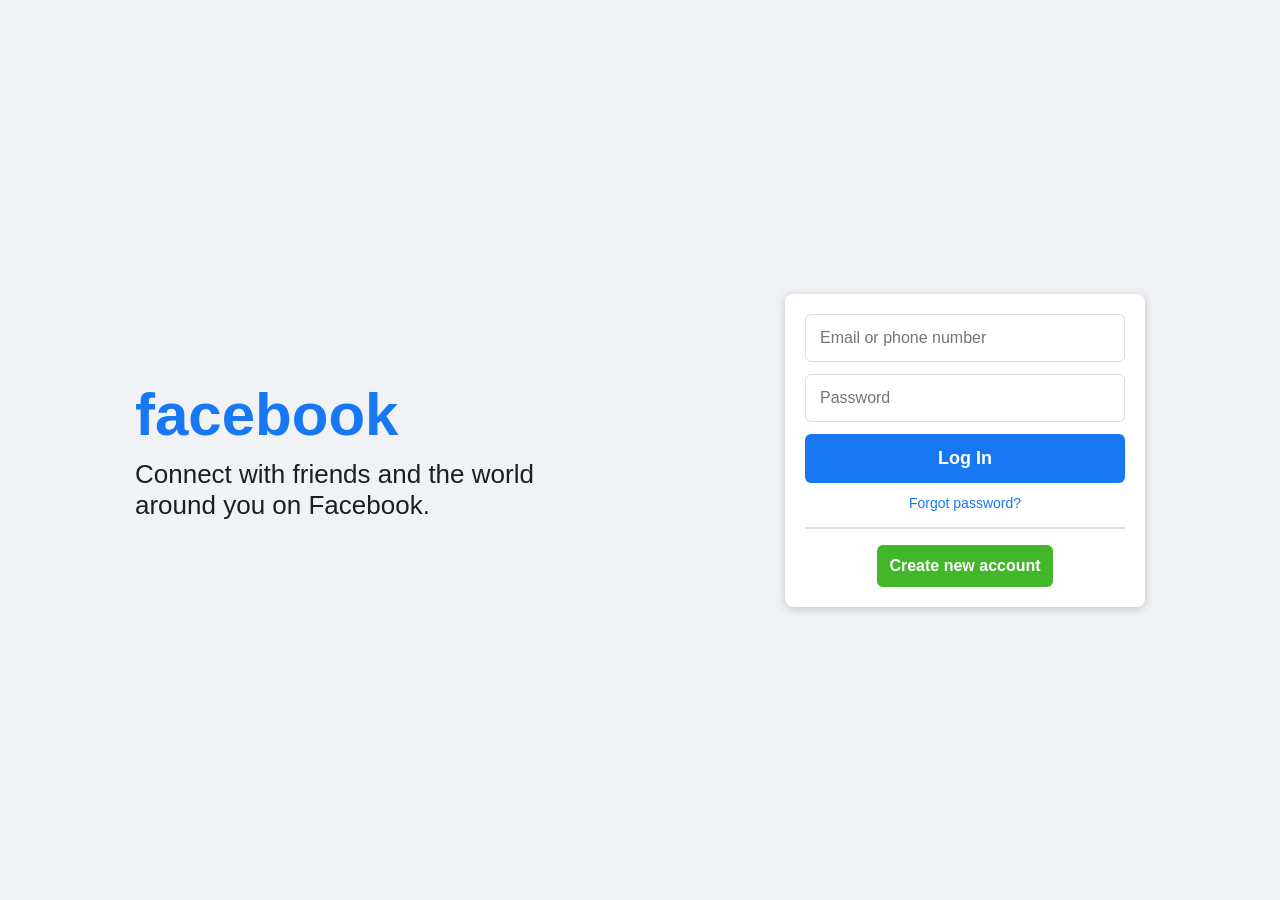
<file: TASK 1/index.html>
<!DOCTYPE html>
<html lang="en">
<head>
<meta charset="UTF-8">
<title>Facebook log in or sign up</title>
<link rel="stylesheet" href="style.css">
</head>


<body>


<div class="container">


    <div class="left-section">
        <h1>facebook</h1>
        <p>
            Connect with friends and the world <br>
            around you on Facebook.
        </p>
    </div>

    <div class="right-section">
        <div class="login-box">
            <input type="text" placeholder="Email or phone number">
            <input type="password" placeholder="Password">
            <button class="login-btn">Log In</button>
            <a href="#" class="forgot">Forgot password?</a>
            <hr>
            <button class="create-btn">Create new account</button>
        </div>
    </div>
</div>

</body>
</html>
</file>
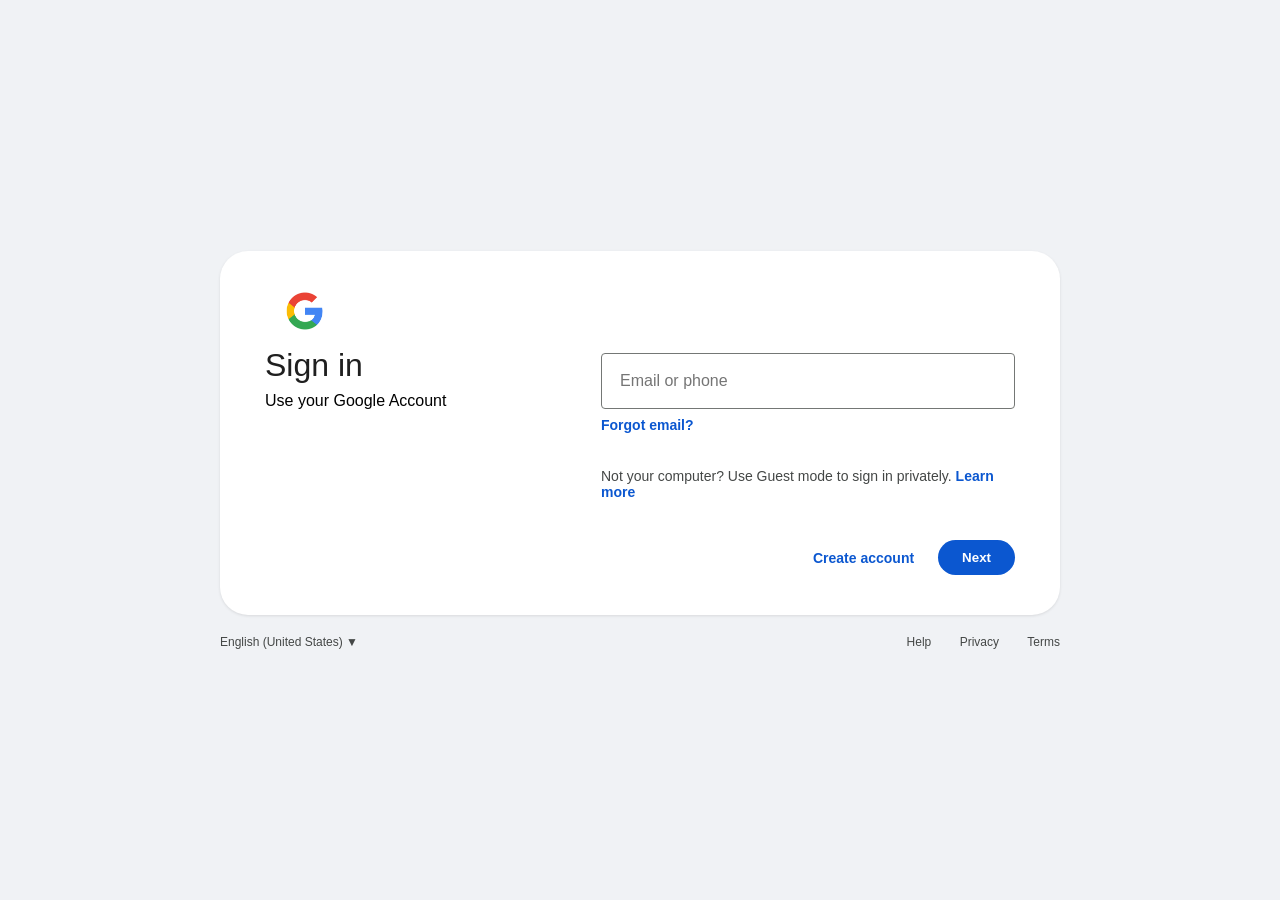
<file: TASK 2(A)/index.html>
<!DOCTYPE html>
<html lang="en">
<head>
    <meta charset="UTF-8">
    <title>Sign in - Google Accounts</title>
    <link rel="stylesheet" href="style.css">
</head>
<body>

    <div class="main-container">
        <div class="brand-section">
            <img src="[data-uri]" alt="Google" class="google-logo">
            <h1>Sign in</h1>
            <p>Use your Google Account</p>
        </div>

        <div class="form-section">
            <input type="text" placeholder="Email or phone" class="input-box">
            <a href="#" class="link forgot">Forgot email?</a>
            
            <p class="guest-msg">
                Not your computer? Use Guest mode to sign in privately. <a href="#" class="link">Learn more</a>
            </p>

            <div class="button-row">
                <a href="#" class="link">Create account</a>
                <button class="next-btn">Next</button>
            </div>
        </div>
    </div>

    <div class="footer">
        <div>English (United States) ▼</div>
        <div class="footer-links">
            <a href="#">Help</a>
            <a href="#">Privacy</a>
            <a href="#">Terms</a>
        </div>
    </div>

</body>
</html>
</file>
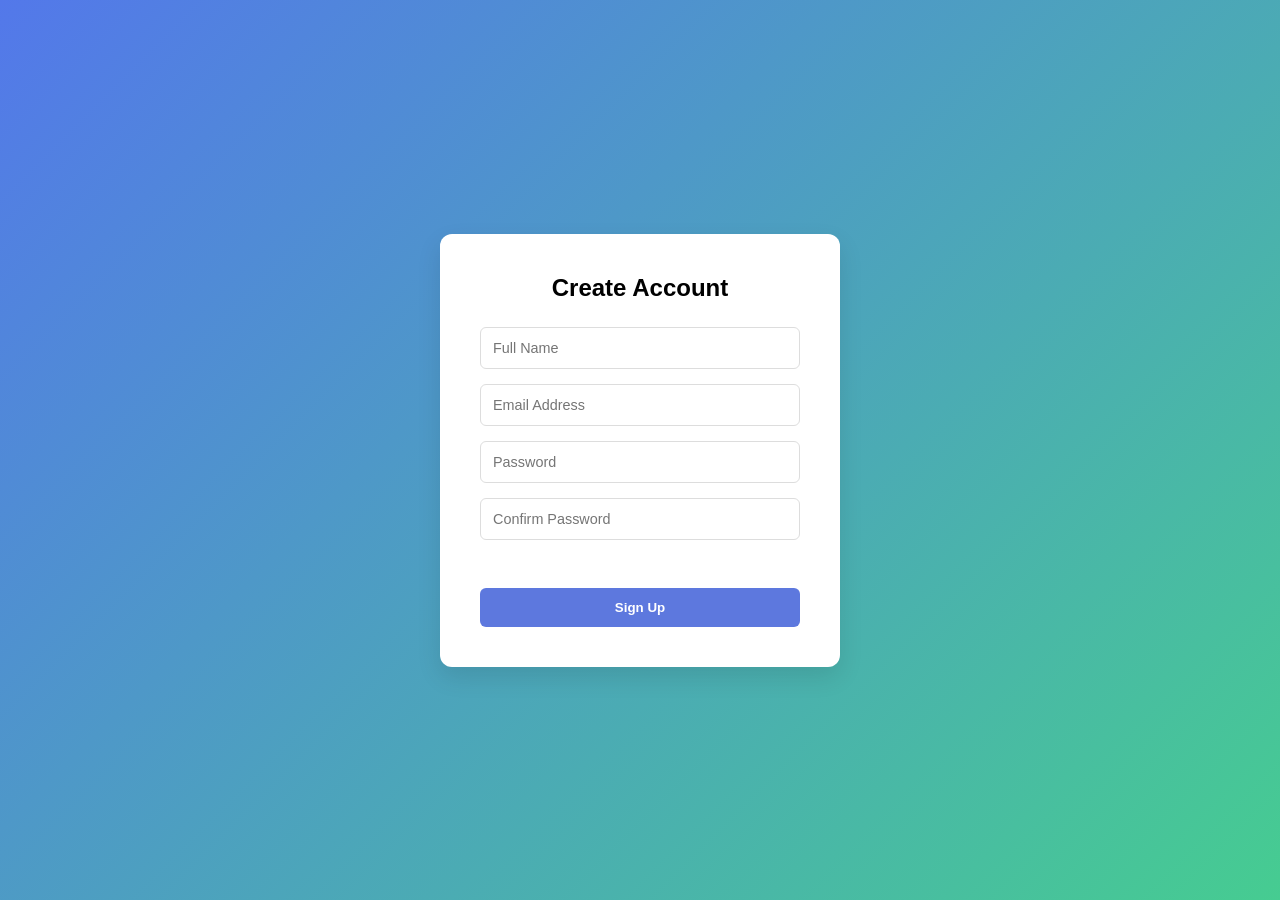
<file: TASK 5/index.html>
<!DOCTYPE html>
<html lang="en">
<head>
    <meta charset="UTF-8">
    <meta name="viewport" content="width=device-width, initial-scale=1.0">
    <title>Signup Page</title>
    <link rel="stylesheet" href="style.css">
</head>
<body>
    <div class="signup-container">
        <form id="signupForm" class="signup-card">
            <h2>Create Account</h2>
            
            <input type="text" id="fullName" placeholder="Full Name" required>
            <input type="email" id="email" placeholder="Email Address" required>
            <input type="password" id="password" placeholder="Password" required>
            <input type="password" id="confirmPassword" placeholder="Confirm Password" required>
            
            <p id="errorMessage" class="error-text"></p>
            
            <button type="submit" class="signup-btn">Sign Up</button>
        </form>
    </div>
    <script src="script.js"></script>
</body>
</html>
</file>
<file: TASK 1/style.css>
* {
    margin: 0;
    padding: 0;
    box-sizing: border-box;
    font-family: Arial, Helvetica, sans-serif;
}

body {
    background: rgb(240, 242, 245);
}

.container {
    display: flex;
    justify-content: center;
    align-items: center;
    height: 100vh;
    gap: 150px;
}

.left-section {
    width: 500px;
}

.left-section h1 {
    color: rgb(24, 119, 242);
    font-size: 60px;
    font-weight: bold;
    margin-bottom: 10px;
}

.left-section p {
    font-size: 26px;
    color: rgb(28, 30, 33);
}

.login-box {
    width: 360px;
    background: rgb(255, 255, 255);
    padding: 20px;
    border-radius: 8px;
    box-shadow: 0 2px 10px rgba(0, 0, 0, 0.2);
    text-align: center;
}

.login-box input {
    width: 100%;
    padding: 14px;
    margin-bottom: 12px;
    border: 1px solid rgb(221, 221, 221);
    border-radius: 6px;
    font-size: 16px;
}

.login-btn {
    width: 100%;
    padding: 14px;
    background: rgb(24, 119, 242);
    border: none;
    border-radius: 6px;
    color: rgb(255, 255, 255);
    font-size: 18px;
    font-weight: bold;
    cursor: pointer;
}

.login-btn:hover {
    background: rgb(22, 111, 229);
}

.forgot {
    display: block;
    margin-top: 12px;
    margin-bottom: 16px;
    color: rgb(24, 119, 242);
    text-decoration: none;
    font-size: 14px;
}

.forgot:hover {
    text-decoration: underline;
}

hr {
    margin-bottom: 16px;
    border: 1px solid rgb(221, 221, 221);
}

.create-btn {
    background: rgb(66, 183, 42);
    color: rgb(255, 255, 255);
    border: none;
    padding: 12px;
    border-radius: 6px;
    font-size: 16px;
    font-weight: bold;
    cursor: pointer;
}

.create-btn:hover {
    background: rgb(54, 164, 32);
}
</file>
<file: TASK 2(A)/style.css>
* {
    margin: 0; 
    padding: 0; 
    box-sizing: border-box;
    font-family: Arial, sans-serif;
}

body {
    background-color: rgb(240, 242, 245);
    display: flex;
    flex-direction: column;
    align-items: center;
    justify-content: center;
    height: 100vh;
}

.main-container {
    background: rgb(255, 255, 255);
    width: 840px; 
    padding: 40px 45px;
    border-radius: 28px;
    display: flex;
    gap: 60px; 
    box-shadow: 0 1px 3px rgba(0, 0, 0, 0.1);
}

.brand-section { 
    width: 40%; 

}
.google-logo { 
    width: 80px;
    margin-bottom: 12px; 
}

h1 { 
    font-size: 32px; 
    font-weight: 400; 
    margin-bottom: 8px; 
    color: rgb(31, 31, 31);
}


.form-section { 
    width: 60%; 
    margin-top: 62px; 
}

.input-box {
    width: 100%;
    padding: 18px;
    border: 1px solid rgb(116, 119, 117);
    border-radius: 4px;
    font-size: 16px;
    margin-bottom: 8px;
    
}

.input-box:focus { 
    border: 2px solid rgb(11, 87, 208); 
}

.link {
    color: rgb(11, 87, 208);
    text-decoration: none;
    font-size: 14px;
    font-weight: 600;
}

.forgot { 
    display: block; 
    margin-bottom: 35px; 
}

.guest-msg {
    font-size: 14px;
    color: rgb(68, 71, 70);
    margin-bottom: 40px;
    
}

.button-row {
    display: flex;
    justify-content: flex-end; 
    align-items: center;
    gap: 24px; 
}

.next-btn {
    background-color: rgb(11, 87, 208);
    color: rgb(255, 255, 255);
    border: none;
    padding: 10px 24px;
    border-radius: 20px;
    font-weight: 600;
    cursor: pointer;
}

.footer {
    width: 840px;
    margin-top: 20px;
    display: flex;
    justify-content: space-between;
    font-size: 12px;
    color: rgb(68, 71, 70);
}

.footer-links a {
    text-decoration: none;
    color: rgb(68, 71, 70);
    margin-left: 25px;
}
</file>
<file: TASK 5/style.css>
* {
    margin: 0;
    padding: 0;
    box-sizing: border-box;
    font-family: 'Inter', sans-serif;
}

body {
    background: linear-gradient(135deg, rgb(83, 120, 234) 0%, rgb(70, 204, 145) 100%);
    height: 100vh;
    display: flex;
    justify-content: center;
    align-items: center;
}

.signup-card {
    background: rgb(255, 255, 255);
    padding: 40px;
    border-radius: 12px;
    
    box-shadow: 0 10px 25px rgba(0, 0, 0, 0.1);
    width: 100%;
    max-width: 400px;
    text-align: center;
}

h2 {
    margin-bottom: 25px;
    font-size: 1.5rem;
    font-weight: 700;
    color: rgb(0, 0, 0);
}

input {
    width: 100%;
    padding: 12px;
    margin-bottom: 15px;
    border: 1px solid rgb(221, 221, 221);
    border-radius: 6px;
    font-size: 0.9rem;
    outline: none;
}

input:focus {
    border-color: rgb(83, 120, 234);
}

.signup-btn {
    width: 100%;
    padding: 12px;
    background-color: rgb(93, 120, 222);
    color: rgb(255, 255, 255);
    border: none;
    border-radius: 6px;
    font-weight: 600;
    cursor: pointer;
}

.signup-btn:hover {
    background-color: rgb(74, 100, 196);
}

.error-text {
    color: rgb(255, 71, 87);
    font-size: 0.85rem;
    margin-bottom: 15px;
    height: 18px; 
}
</file>
